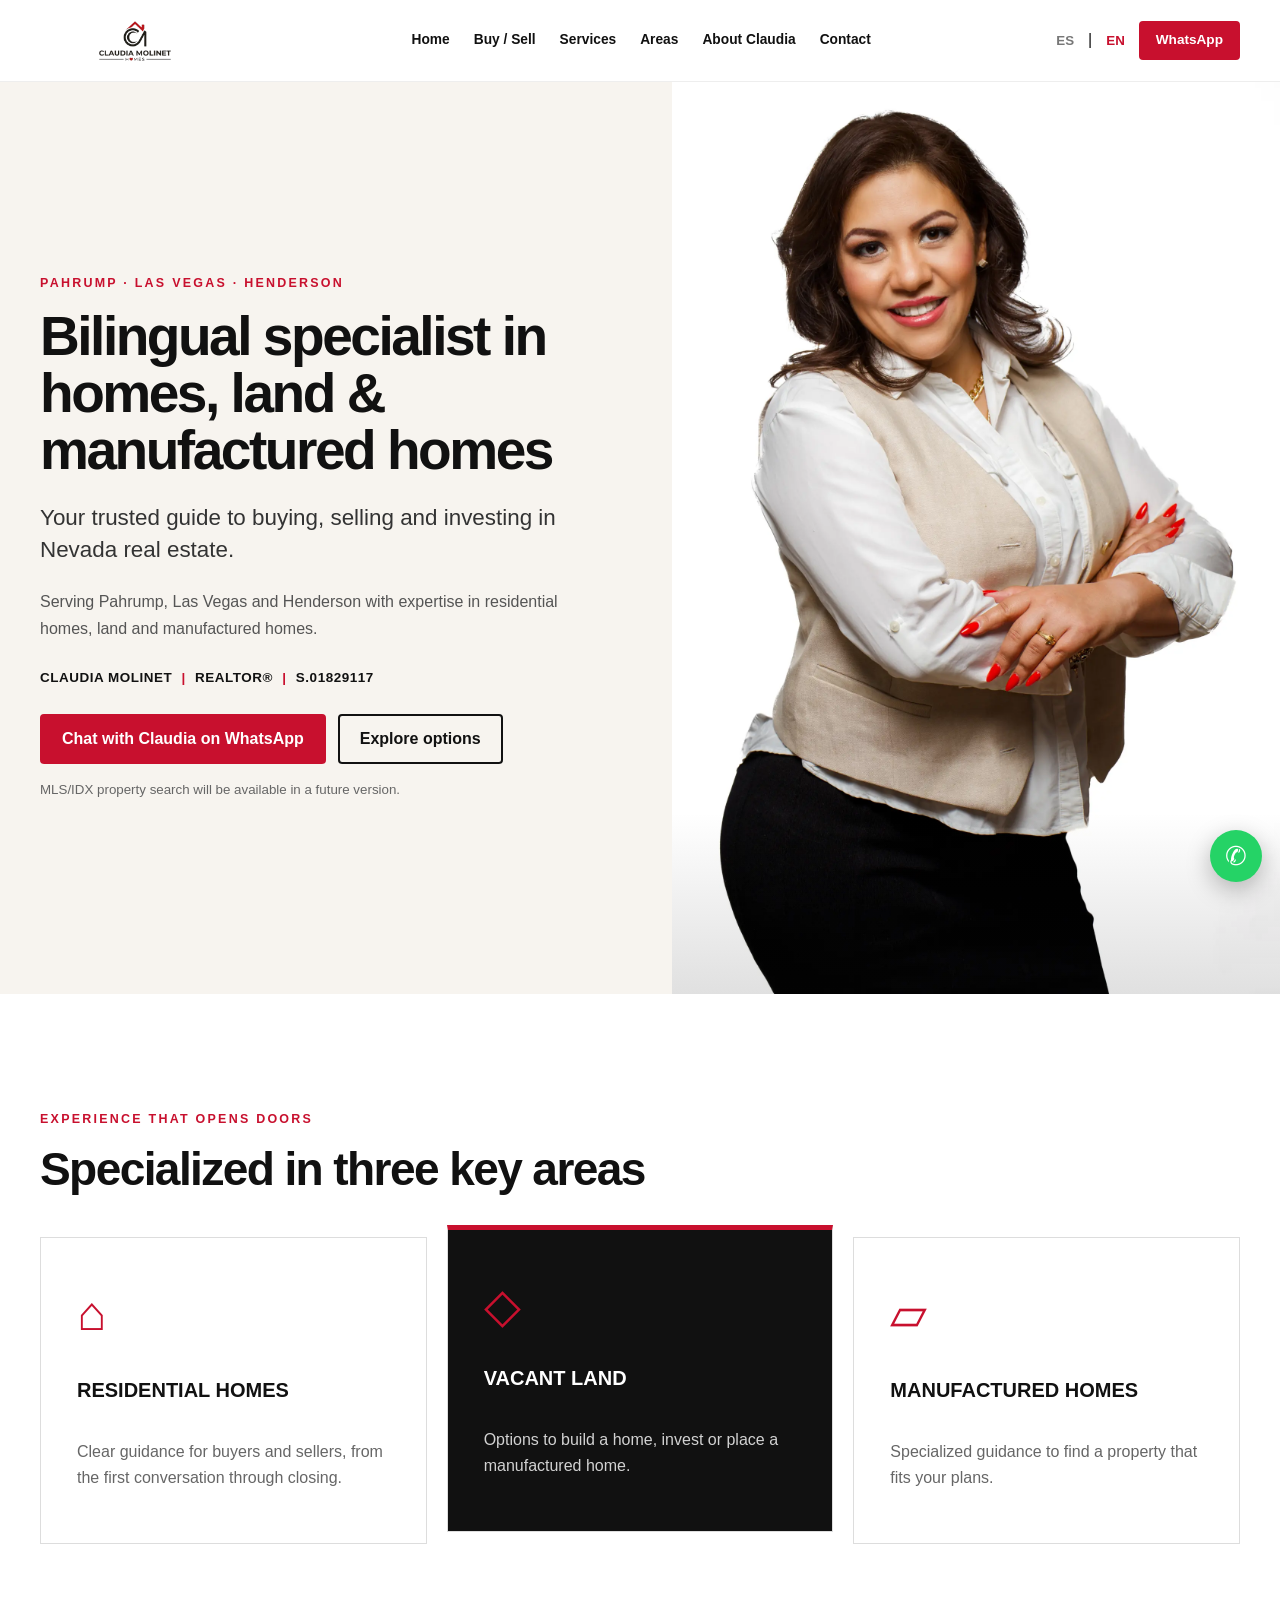
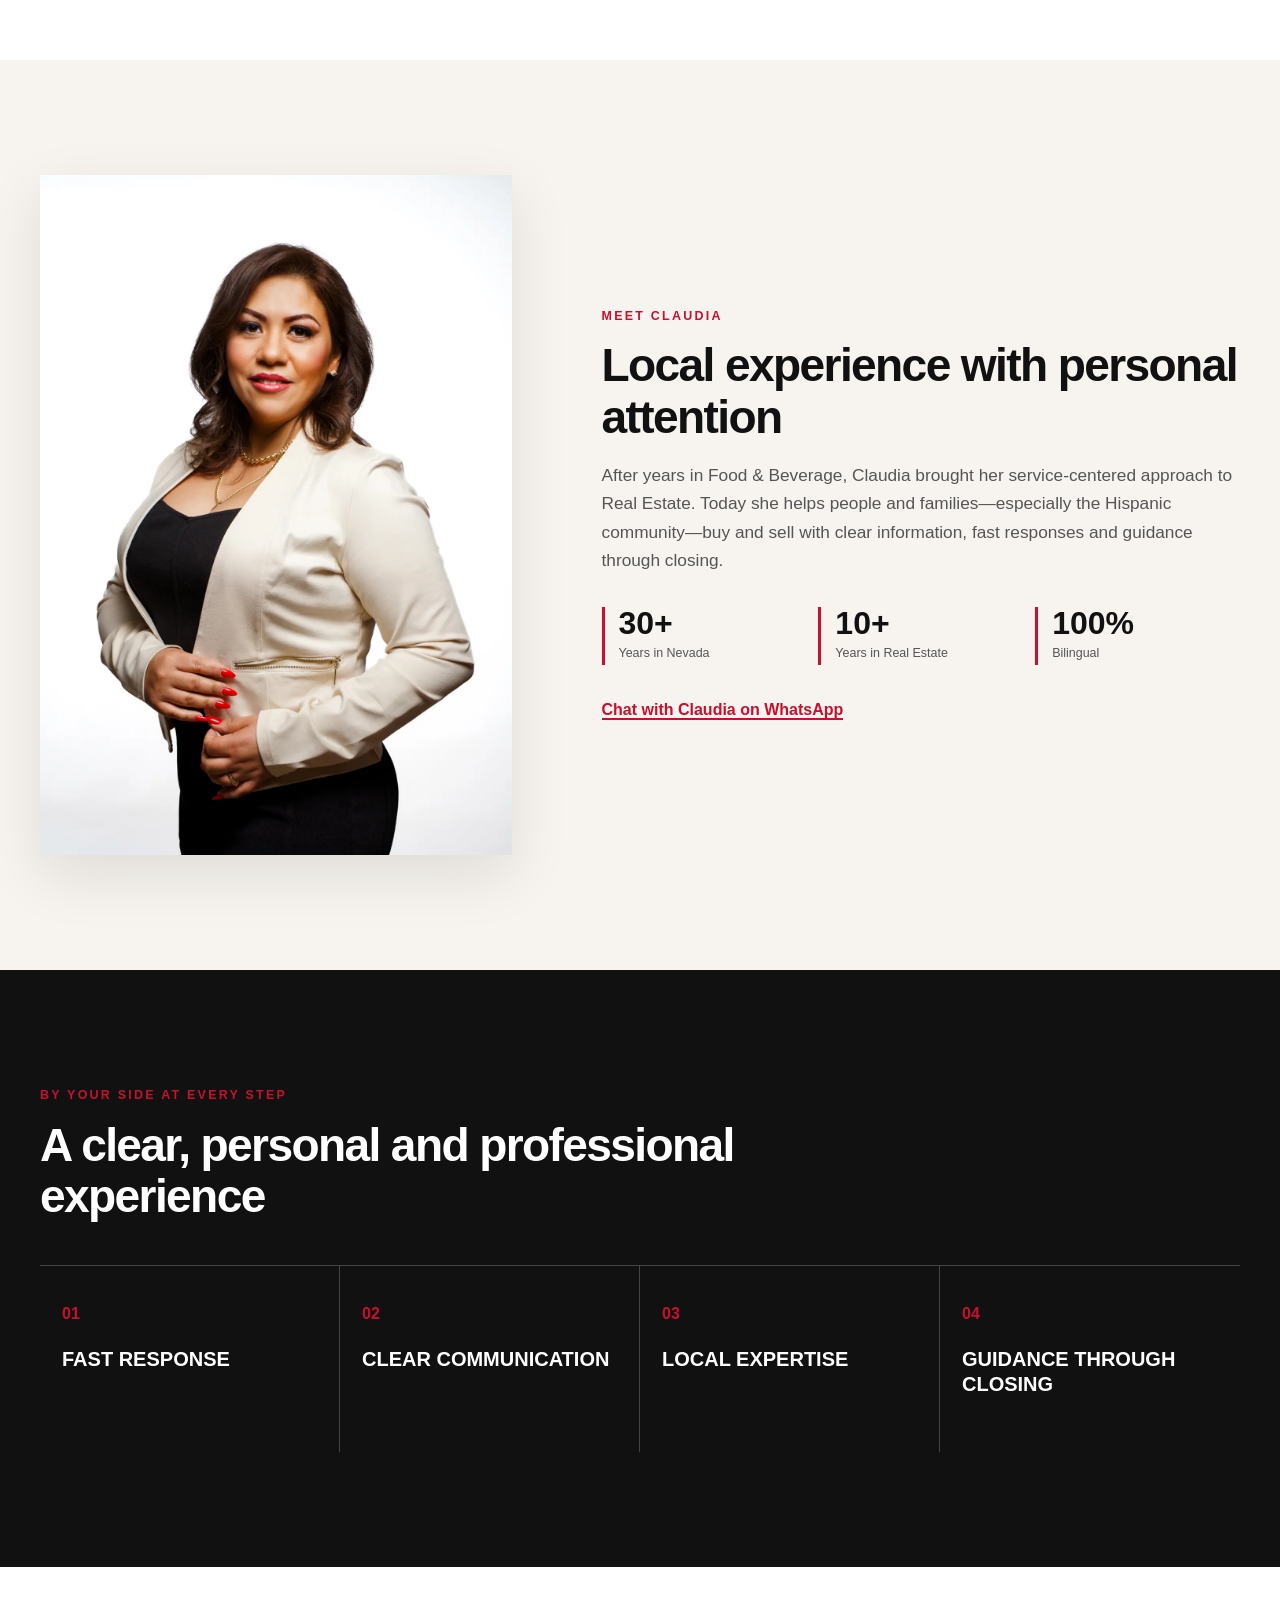
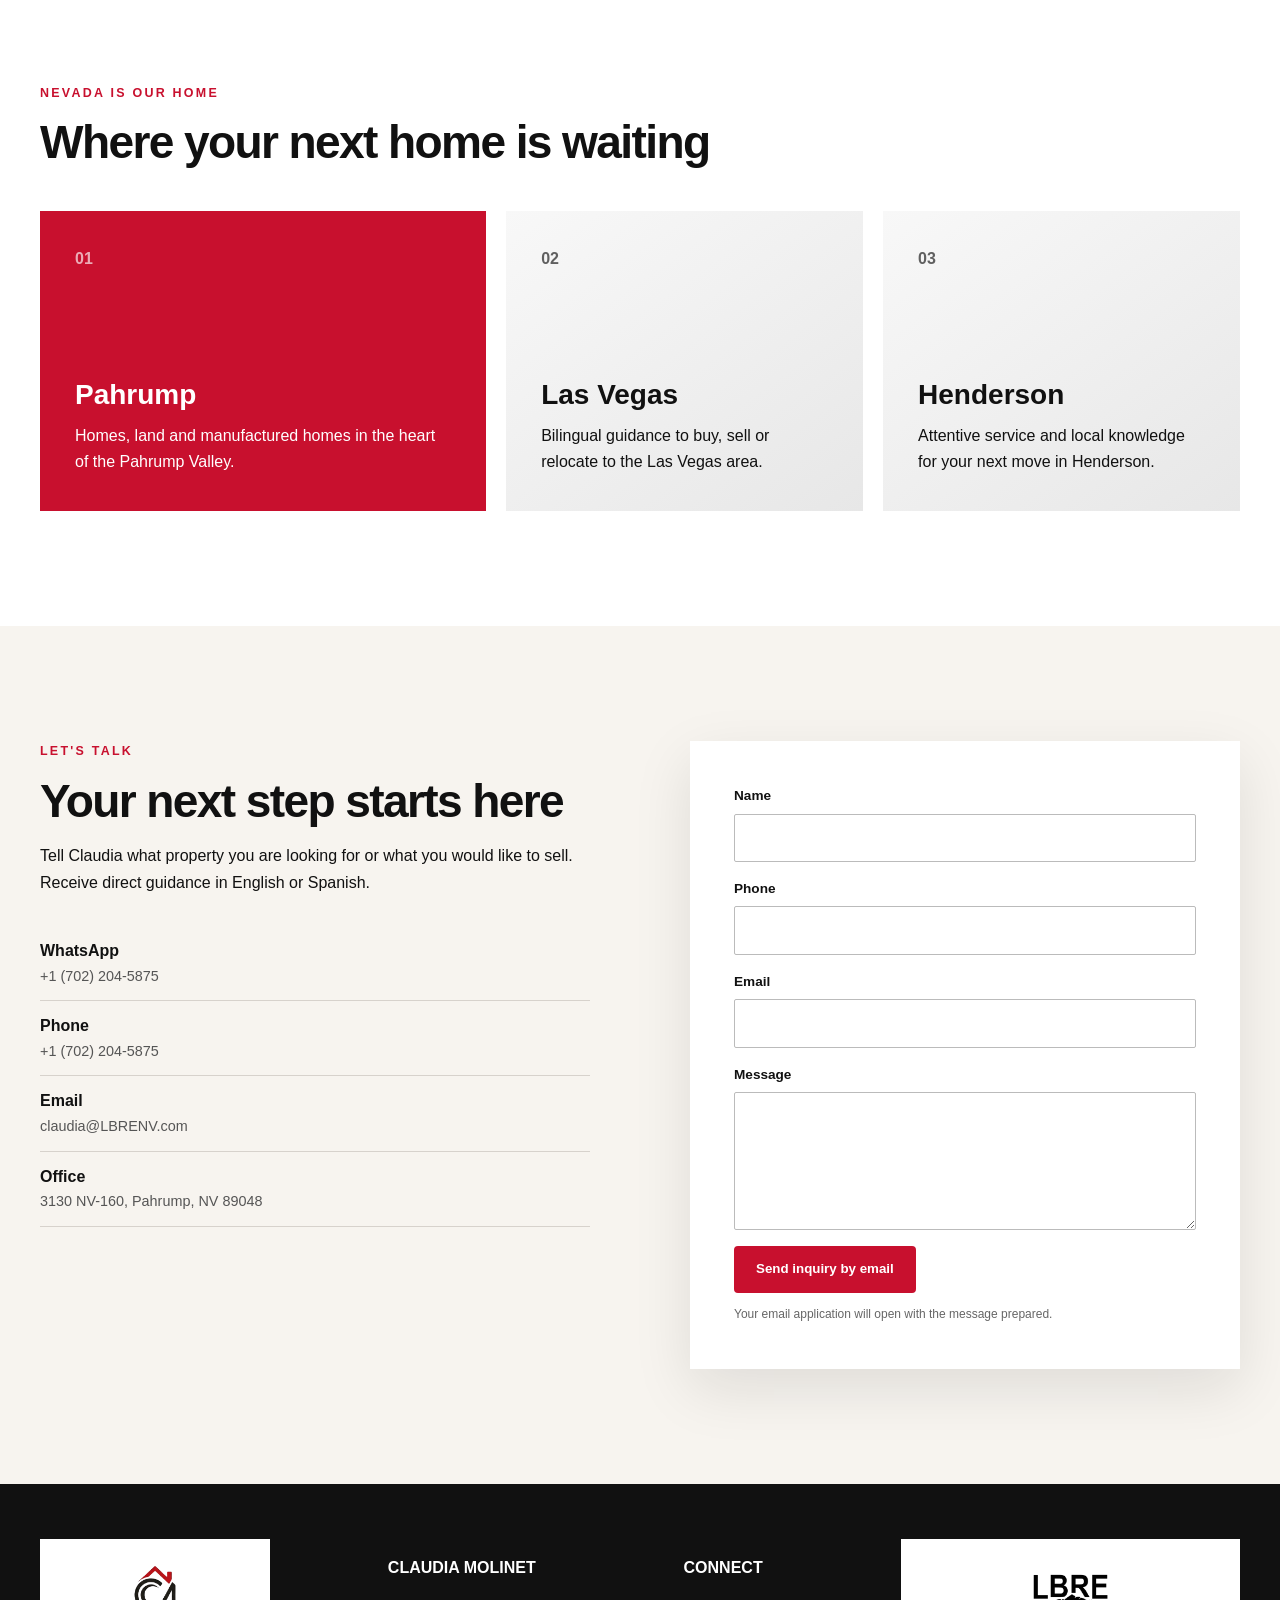
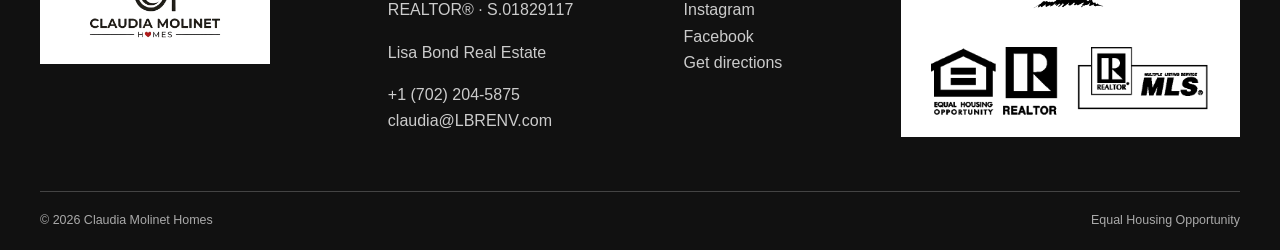
<file: index.html>
<!doctype html><html lang="es"><head>
<meta charset="utf-8"><meta name="viewport" content="width=device-width,initial-scale=1">
<title>Claudia Molinet Homes | Bilingual REALTOR® in Pahrump, Nevada</title>
<meta name="description" content="Claudia Molinet is a bilingual REALTOR® serving Pahrump, Las Vegas and Henderson, specializing in homes, vacant land and manufactured homes.">
<link rel="canonical" href="https://claudiamolinethomes.com/"><meta property="og:type" content="website"><meta property="og:url" content="https://claudiamolinethomes.com/"><meta property="og:title" content="Claudia Molinet Homes | Nevada Bilingual REALTOR®"><meta property="og:description" content="Homes, vacant land and manufactured homes in Pahrump, Las Vegas and Henderson.">
<link rel="preload" href="assets/images/claudia-hero.webp" as="image"><link rel="stylesheet" href="assets/css/styles.css"><script defer src="assets/js/app.js"></script>
<script type="application/ld+json">{"@context":"https://schema.org","@type":"RealEstateAgent","name":"Claudia Molinet Homes","url":"https://claudiamolinethomes.com/","telephone":"+1-702-204-5875","email":"claudia@LBRENV.com","address":{"@type":"PostalAddress","streetAddress":"3130 NV-160","addressLocality":"Pahrump","addressRegion":"NV","postalCode":"89048","addressCountry":"US"},"areaServed":["Pahrump, Nevada","Las Vegas, Nevada","Henderson, Nevada"],"employee":{"@type":"Person","name":"Claudia Molinet","jobTitle":"REALTOR®","knowsLanguage":["Spanish","English"]}}
</script></head><body>
<a class="skip" href="#main" data-i18n="skip">Saltar al contenido</a>
<header class="site-header"><a href="#home" class="brand" aria-label="Claudia Molinet Homes"><img src="assets/images/claudia-molinet-homes-logo.png" alt="Claudia Molinet Homes"></a><nav id="nav" aria-label="Navegación principal"><a href="#home" data-i18n="navHome">Inicio</a><a href="#services" data-i18n="navBuy">Comprar</a><a href="#services" data-i18n="navSell">Vender</a><a href="#areas" data-i18n="navAreas">Áreas</a><a href="#about" data-i18n="navAbout">Sobre Claudia</a><a href="#contact" data-i18n="navContact">Contacto</a></nav><div class="header-actions"><div class="lang" aria-label="Language selector"><button data-lang="es" aria-pressed="true">ES</button><span>|</span><button data-lang="en" aria-pressed="false">EN</button></div><a class="btn btn-small desktop-cta" href="https://wa.me/17022045875" target="_blank" rel="noopener" data-i18n="whatsappShort">WhatsApp</a><button class="menu" aria-controls="nav" aria-expanded="false"><span></span><span></span><span></span><b data-i18n="menu">Menú</b></button></div></header>
<main id="main"><section id="home" class="hero"><div class="hero-copy"><p class="eyebrow" data-i18n="heroEyebrow">Pahrump · Las Vegas · Henderson</p><h1 data-i18n="heroTitle">Especialista bilingüe en casas, terrenos y casas manufacturadas</h1><p class="lead" data-i18n="heroLead">Tu guía de confianza para comprar, vender e invertir en bienes raíces en Nevada.</p><p data-i18n="heroBody">Sirviendo a Pahrump, Las Vegas y Henderson con experiencia en casas residenciales, terrenos y casas manufacturadas.</p><p class="credential">Claudia Molinet <span>|</span> REALTOR® <span>|</span> S.01829117</p><div class="cta-row"><a class="btn" href="https://wa.me/17022045875" target="_blank" rel="noopener" data-i18n="whatsapp">Hablar con Claudia por WhatsApp</a><a class="btn btn-outline" href="#services" data-i18n="search">Explorar opciones</a></div><small data-i18n="mlsNote">La búsqueda MLS/IDX estará disponible en una futura versión.</small></div><div class="hero-photo"><img src="assets/images/claudia-hero.webp" alt="Claudia Molinet, REALTOR bilingüe en Nevada" width="1067" height="1600"></div></section>
<section id="services" class="section services"><div class="section-head"><p class="eyebrow" data-i18n="expertise">Experiencia que abre puertas</p><h2 data-i18n="servicesTitle">Especialista en tres áreas clave</h2></div><div class="cards"><article><span class="icon" aria-hidden="true">⌂</span><h3 data-i18n="residential">Casas residenciales</h3><p data-i18n="residentialText">Acompañamiento claro para compradores y vendedores, desde la primera conversación hasta el cierre.</p></article><article class="featured"><span class="icon" aria-hidden="true">◇</span><h3 data-i18n="land">Terrenos</h3><p data-i18n="landText">Opciones para construir una residencia, invertir o colocar una casa manufacturada.</p></article><article><span class="icon" aria-hidden="true">▱</span><h3 data-i18n="manufactured">Casas manufacturadas</h3><p data-i18n="manufacturedText">Orientación especializada para encontrar una propiedad que se ajuste a tus planes.</p></article></div></section>
<section id="about" class="section about"><div class="about-photo"><img loading="lazy" src="assets/images/claudia-about.webp" alt="Retrato profesional de Claudia Molinet" width="800" height="1200"></div><div class="about-copy"><p class="eyebrow" data-i18n="aboutEyebrow">Conoce a Claudia</p><h2 data-i18n="aboutTitle">Experiencia local con atención personal</h2><p data-i18n="aboutStory">Después de años trabajando en Food & Beverage, Claudia llevó su vocación de servicio a Real Estate. Hoy ayuda a personas y familias —especialmente a la comunidad hispana— a comprar y vender con información clara, respuesta rápida y acompañamiento hasta el cierre.</p><div class="stats"><div><strong>30+</strong><span data-i18n="yearsNevada">Años en Nevada</span></div><div><strong>10+</strong><span data-i18n="yearsRE">Años en Real Estate</span></div><div><strong>100%</strong><span data-i18n="bilingual">Bilingüe</span></div></div><a class="text-link" href="https://wa.me/17022045875" target="_blank" rel="noopener" data-i18n="whatsapp">Hablar con Claudia por WhatsApp</a></div></section>
<section class="section why"><div class="section-head"><p class="eyebrow" data-i18n="whyEyebrow">A tu lado en cada paso</p><h2 data-i18n="whyTitle">Una experiencia clara, humana y profesional</h2></div><div class="why-grid"><div><b>01</b><h3 data-i18n="fast">Respuesta rápida</h3></div><div><b>02</b><h3 data-i18n="clear">Comunicación clara</h3></div><div><b>03</b><h3 data-i18n="local">Experiencia local</h3></div><div><b>04</b><h3 data-i18n="closing">Te guío hasta el cierre</h3></div></div></section>
<section id="areas" class="section areas"><div class="section-head"><p class="eyebrow" data-i18n="areasEyebrow">Nevada es nuestro hogar</p><h2 data-i18n="areasTitle">Donde tu próximo hogar te espera</h2></div><div class="area-grid"><article class="pahrump"><span>01</span><h3>Pahrump</h3><p data-i18n="pahrumpText">Casas, terrenos y casas manufacturadas en el corazón del Valle de Pahrump.</p></article><article><span>02</span><h3>Las Vegas</h3><p data-i18n="vegasText">Orientación bilingüe para comprar, vender o trasladarte al área de Las Vegas.</p></article><article><span>03</span><h3>Henderson</h3><p data-i18n="hendersonText">Servicio atento y conocimiento local para tus próximos pasos en Henderson.</p></article></div></section>
<section id="contact" class="section contact"><div><p class="eyebrow" data-i18n="contactEyebrow">Hablemos</p><h2 data-i18n="contactTitle">Tu próximo paso comienza aquí</h2><p data-i18n="contactText">Cuéntale a Claudia qué propiedad buscas o qué deseas vender. Recibirás orientación directa en español o inglés.</p><div class="contact-links"><a href="https://wa.me/17022045875" target="_blank" rel="noopener"><b>WhatsApp</b><span>+1 (702) 204-5875</span></a><a href="tel:+17022045875"><b data-i18n="phone">Teléfono</b><span>+1 (702) 204-5875</span></a><a href="mailto:claudia@LBRENV.com"><b>Email</b><span>claudia@LBRENV.com</span></a><a href="https://maps.google.com/?q=3130+NV-160+Pahrump+NV+89048" target="_blank" rel="noopener"><b data-i18n="office">Oficina</b><span>3130 NV-160, Pahrump, NV 89048</span></a></div></div><form id="contact-form"><label><span data-i18n="name">Nombre</span><input name="name" autocomplete="name" required></label><label><span data-i18n="phone">Teléfono</span><input name="phone" type="tel" autocomplete="tel"></label><label><span data-i18n="email">Correo electrónico</span><input name="email" type="email" autocomplete="email" required></label><label><span data-i18n="message">Mensaje</span><textarea name="message" rows="5" required></textarea></label><button class="btn" type="submit" data-i18n="send">Enviar consulta por email</button><p class="form-note" data-i18n="formNote">Se abrirá tu aplicación de correo con el mensaje preparado.</p></form></section></main>
<footer><div class="footer-top"><img class="footer-main-logo" src="assets/images/claudia-molinet-homes-logo.png" alt="Claudia Molinet Homes"><div><h3>Claudia Molinet</h3><p>REALTOR® · S.01829117</p><p>Lisa Bond Real Estate</p><p><a href="tel:+17022045875">+1 (702) 204-5875</a><br><a href="mailto:claudia@LBRENV.com">claudia@LBRENV.com</a></p></div><div><h3 data-i18n="follow">Conecta</h3><p><a href="https://www.instagram.com/molinetrealestate" target="_blank" rel="noopener">Instagram</a><br><a href="https://www.facebook.com/claudiamolinetrealtor" target="_blank" rel="noopener">Facebook</a><br><a href="https://maps.google.com/?q=3130+NV-160+Pahrump+NV+89048" target="_blank" rel="noopener" data-i18n="directions">Cómo llegar</a></p></div><div class="compliance"><img src="assets/images/lisa-bond-real-estate-logo.png" alt="Lisa Bond Real Estate"><img src="assets/images/realtor-equal-housing-logo.webp" alt="REALTOR, Equal Housing Opportunity and MLS logos"></div></div><div class="footer-bottom"><span>© <span id="year"></span> Claudia Molinet Homes</span><span data-i18n="equal">Equal Housing Opportunity</span></div></footer>
<a class="wa-float" href="https://wa.me/17022045875" target="_blank" rel="noopener" aria-label="Hablar con Claudia por WhatsApp">✆</a>
</body></html>
</file>
<file: assets/css/styles.css>
:root{--red:#c8102e;--black:#111;--dark:#333;--gray:#a6a6a6;--ivory:#f7f4ef;--white:#fff;--max:1200px;--shadow:0 20px 55px rgba(17,17,17,.1)}*{box-sizing:border-box}html{scroll-behavior:smooth;scroll-padding-top:90px}body{margin:0;color:var(--black);background:var(--white);font-family:Montserrat,Inter,Arial,sans-serif;line-height:1.65;overflow-x:hidden}a{color:inherit;text-decoration:none}img{display:block;max-width:100%}.skip{position:fixed;left:1rem;top:-5rem;background:var(--black);color:#fff;padding:.75rem;z-index:100}.skip:focus{top:1rem}.site-header{height:82px;display:flex;align-items:center;justify-content:space-between;padding:10px max(20px,calc((100% - var(--max))/2));background:rgba(255,255,255,.96);position:sticky;top:0;z-index:50;border-bottom:1px solid #eee}.brand img{width:190px;height:58px;object-fit:contain}.site-header nav{display:flex;gap:24px;font-size:.86rem;font-weight:600}.site-header nav a:hover{color:var(--red)}.header-actions,.lang{display:flex;align-items:center;gap:10px}.lang button{border:0;background:none;padding:8px 4px;font-weight:800;cursor:pointer;color:#777}.lang button[aria-pressed=true]{color:var(--red)}.menu{display:none;border:0;background:none}.menu b{position:absolute;clip:rect(0,0,0,0)}.menu span{display:block;width:25px;height:2px;background:#111;margin:5px}.btn{display:inline-flex;align-items:center;justify-content:center;background:var(--red);color:#fff;border:2px solid var(--red);border-radius:4px;padding:13px 20px;font-weight:800;line-height:1.25;cursor:pointer}.btn:hover{background:#a60d27;border-color:#a60d27}.btn-small{padding:9px 15px;font-size:.85rem}.btn-outline{background:transparent;color:var(--black);border-color:var(--black)}.btn-outline:hover{background:var(--black);border-color:var(--black);color:#fff}.hero{min-height:calc(100vh - 82px);display:grid;grid-template-columns:minmax(0,1.05fr) minmax(380px,.95fr);background:var(--ivory);overflow:hidden}.hero-copy{padding:clamp(55px,8vw,110px) max(24px,calc((100vw - var(--max))/2));padding-right:clamp(28px,5vw,75px);align-self:center}.eyebrow{text-transform:uppercase;letter-spacing:.18em;color:var(--red);font-size:.78rem;font-weight:800;margin:0 0 14px}.hero h1{font-size:clamp(2.3rem,4.3vw,4.5rem);letter-spacing:-.045em;line-height:1.04;margin:0 0 22px;max-width:800px}.lead{font-size:clamp(1.1rem,1.8vw,1.4rem);line-height:1.45;color:var(--dark);max-width:690px}.hero-copy>p:not(.eyebrow):not(.lead):not(.credential){max-width:670px;color:#555}.credential{font-size:.84rem;font-weight:800;text-transform:uppercase;letter-spacing:.04em;margin:25px 0}.credential span{color:var(--red);margin:0 5px}.cta-row{display:flex;gap:12px;flex-wrap:wrap;margin:22px 0 12px}.hero small{color:#666}.hero-photo{position:relative;background:#eee}.hero-photo:after{content:"";position:absolute;inset:auto 0 0;height:20%;background:linear-gradient(transparent,rgba(17,17,17,.13))}.hero-photo img{width:100%;height:100%;object-fit:cover;object-position:50% 22%}.section{padding:clamp(70px,9vw,120px) max(24px,calc((100% - var(--max))/2))}.section-head{max-width:700px;margin-bottom:42px}.section h2{font-size:clamp(2rem,3.6vw,3.4rem);line-height:1.12;letter-spacing:-.035em;margin:0}.cards{display:grid;grid-template-columns:repeat(3,1fr);gap:20px}.cards article{padding:36px;border:1px solid #ddd;background:#fff;min-height:290px;display:flex;flex-direction:column;justify-content:flex-end}.cards article.featured{background:var(--black);color:#fff;border-top:5px solid var(--red);transform:translateY(-12px)}.icon{font-size:3rem;color:var(--red);margin-bottom:auto}.cards h3,.why h3{font-size:1.25rem;text-transform:uppercase;line-height:1.25}.cards p{color:#666}.cards .featured p{color:#d2d2d2}.about{display:grid;grid-template-columns:.85fr 1.15fr;gap:clamp(40px,7vw,90px);align-items:center;background:var(--ivory)}.about-photo{max-height:680px;overflow:hidden;box-shadow:var(--shadow)}.about-photo img{width:100%;height:100%;object-fit:cover;object-position:50% 20%}.about-copy>p:not(.eyebrow){font-size:1.08rem;color:#555}.stats{display:grid;grid-template-columns:repeat(3,1fr);gap:12px;margin:32px 0}.stats div{border-left:3px solid var(--red);padding-left:14px}.stats strong{display:block;font-size:2rem;line-height:1}.stats span{font-size:.78rem;color:#555}.text-link{font-weight:800;color:var(--red);border-bottom:2px solid}.why{background:var(--black);color:#fff}.why-grid{display:grid;grid-template-columns:repeat(4,1fr);border-top:1px solid #444}.why-grid div{padding:35px 22px;border-right:1px solid #444}.why-grid div:last-child{border:0}.why-grid b{color:var(--red)}.area-grid{display:grid;grid-template-columns:1.25fr 1fr 1fr;gap:20px}.area-grid article{padding:35px;min-height:300px;background:linear-gradient(145deg,#f8f8f8,#e7e7e7);display:flex;flex-direction:column}.area-grid .pahrump{background:var(--red);color:#fff}.area-grid span{font-weight:800;opacity:.65}.area-grid h3{margin:auto 0 5px;font-size:1.75rem}.area-grid p{margin:0}.contact{display:grid;grid-template-columns:1fr 1fr;gap:clamp(40px,8vw,100px);background:var(--ivory)}.contact-links{margin-top:30px}.contact-links a{display:flex;flex-direction:column;border-bottom:1px solid #d7d2cc;padding:12px 0}.contact-links a:hover b{color:var(--red)}.contact-links span{font-size:.9rem;color:#555}form{background:#fff;padding:clamp(24px,4vw,44px);box-shadow:var(--shadow)}label{display:block;margin-bottom:16px;font-weight:700;font-size:.85rem}input,textarea{display:block;width:100%;margin-top:6px;padding:12px;border:1px solid #bbb;font:inherit;border-radius:2px}input:focus,textarea:focus{outline:3px solid rgba(200,16,46,.18);border-color:var(--red)}.form-note{font-size:.75rem;color:#666;margin-bottom:0}footer{background:#111;color:#fff;padding:55px max(24px,calc((100% - var(--max))/2)) 20px}.footer-top{display:grid;grid-template-columns:1.2fr 1fr .7fr 1.3fr;gap:35px;align-items:start}.footer-main-logo{background:#fff;width:230px;height:125px;object-fit:contain;padding:10px}.footer-top h3{font-size:1rem;text-transform:uppercase}.footer-top p,.footer-top a{color:#ccc}.footer-top a:hover{color:#fff}.compliance{display:flex;flex-direction:column;gap:18px;background:#fff;padding:15px}.compliance img{width:100%;max-height:75px;object-fit:contain}.footer-bottom{display:flex;justify-content:space-between;gap:20px;margin-top:40px;padding-top:18px;border-top:1px solid #444;color:#aaa;font-size:.78rem}.wa-float{position:fixed;right:18px;bottom:18px;width:52px;height:52px;display:grid;place-items:center;border-radius:50%;background:#25d366;color:#fff;font-size:1.6rem;box-shadow:0 8px 25px #0004;z-index:40}.wa-float:hover{transform:scale(1.05)}@media(max-width:1000px){.site-header nav{display:none;position:absolute;top:82px;left:0;right:0;background:#fff;flex-direction:column;padding:24px;border-bottom:1px solid #ddd}.site-header nav.open{display:flex}.menu{display:block}.desktop-cta{display:none}.hero{grid-template-columns:1.1fr .9fr}.hero-copy{padding-left:30px}.footer-top{grid-template-columns:1fr 1fr}.cards article{padding:25px}.why-grid{grid-template-columns:1fr 1fr}}@media(max-width:720px){html{scroll-padding-top:74px}.site-header{height:74px;padding:8px 18px}.site-header nav{top:74px}.brand img{width:142px;height:52px}.lang{gap:5px}.hero{min-height:auto;display:flex;flex-direction:column}.hero-copy{padding:48px 22px 38px}.hero-photo{height:510px}.hero-photo img{object-position:50% 18%}.hero h1{font-size:2.45rem}.cta-row .btn{width:100%}.section{padding:70px 22px}.cards,.about,.area-grid,.contact{grid-template-columns:1fr}.cards article.featured{transform:none}.about-photo{height:500px}.about-copy{padding-top:10px}.stats{gap:6px}.stats strong{font-size:1.7rem}.area-grid article{min-height:230px}.why-grid{grid-template-columns:1fr}.why-grid div{padding:20px 8px;border-right:0;border-bottom:1px solid #444}.footer-top{grid-template-columns:1fr}.compliance{max-width:360px}.footer-bottom{flex-direction:column}.wa-float{width:48px;height:48px;bottom:14px;right:14px}}@media(prefers-reduced-motion:reduce){html{scroll-behavior:auto}*{transition:none!important}}
</file>
